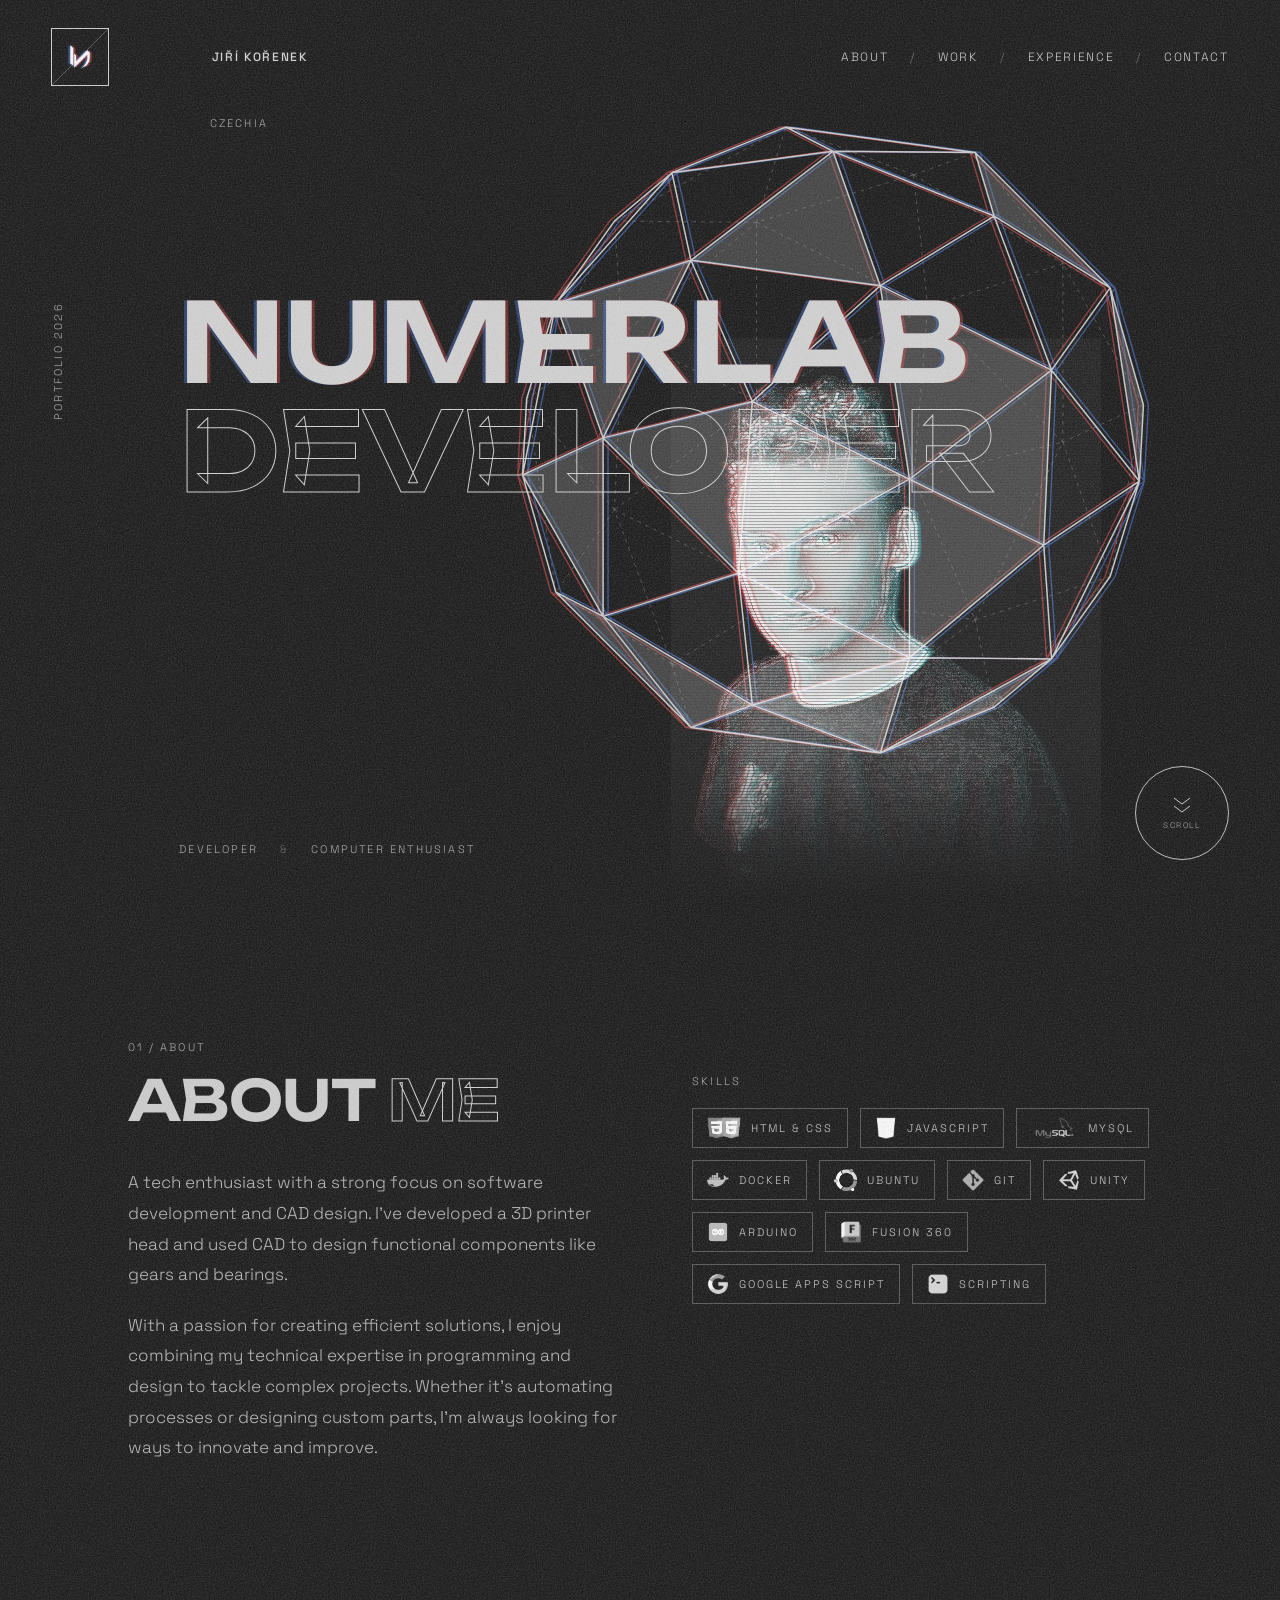
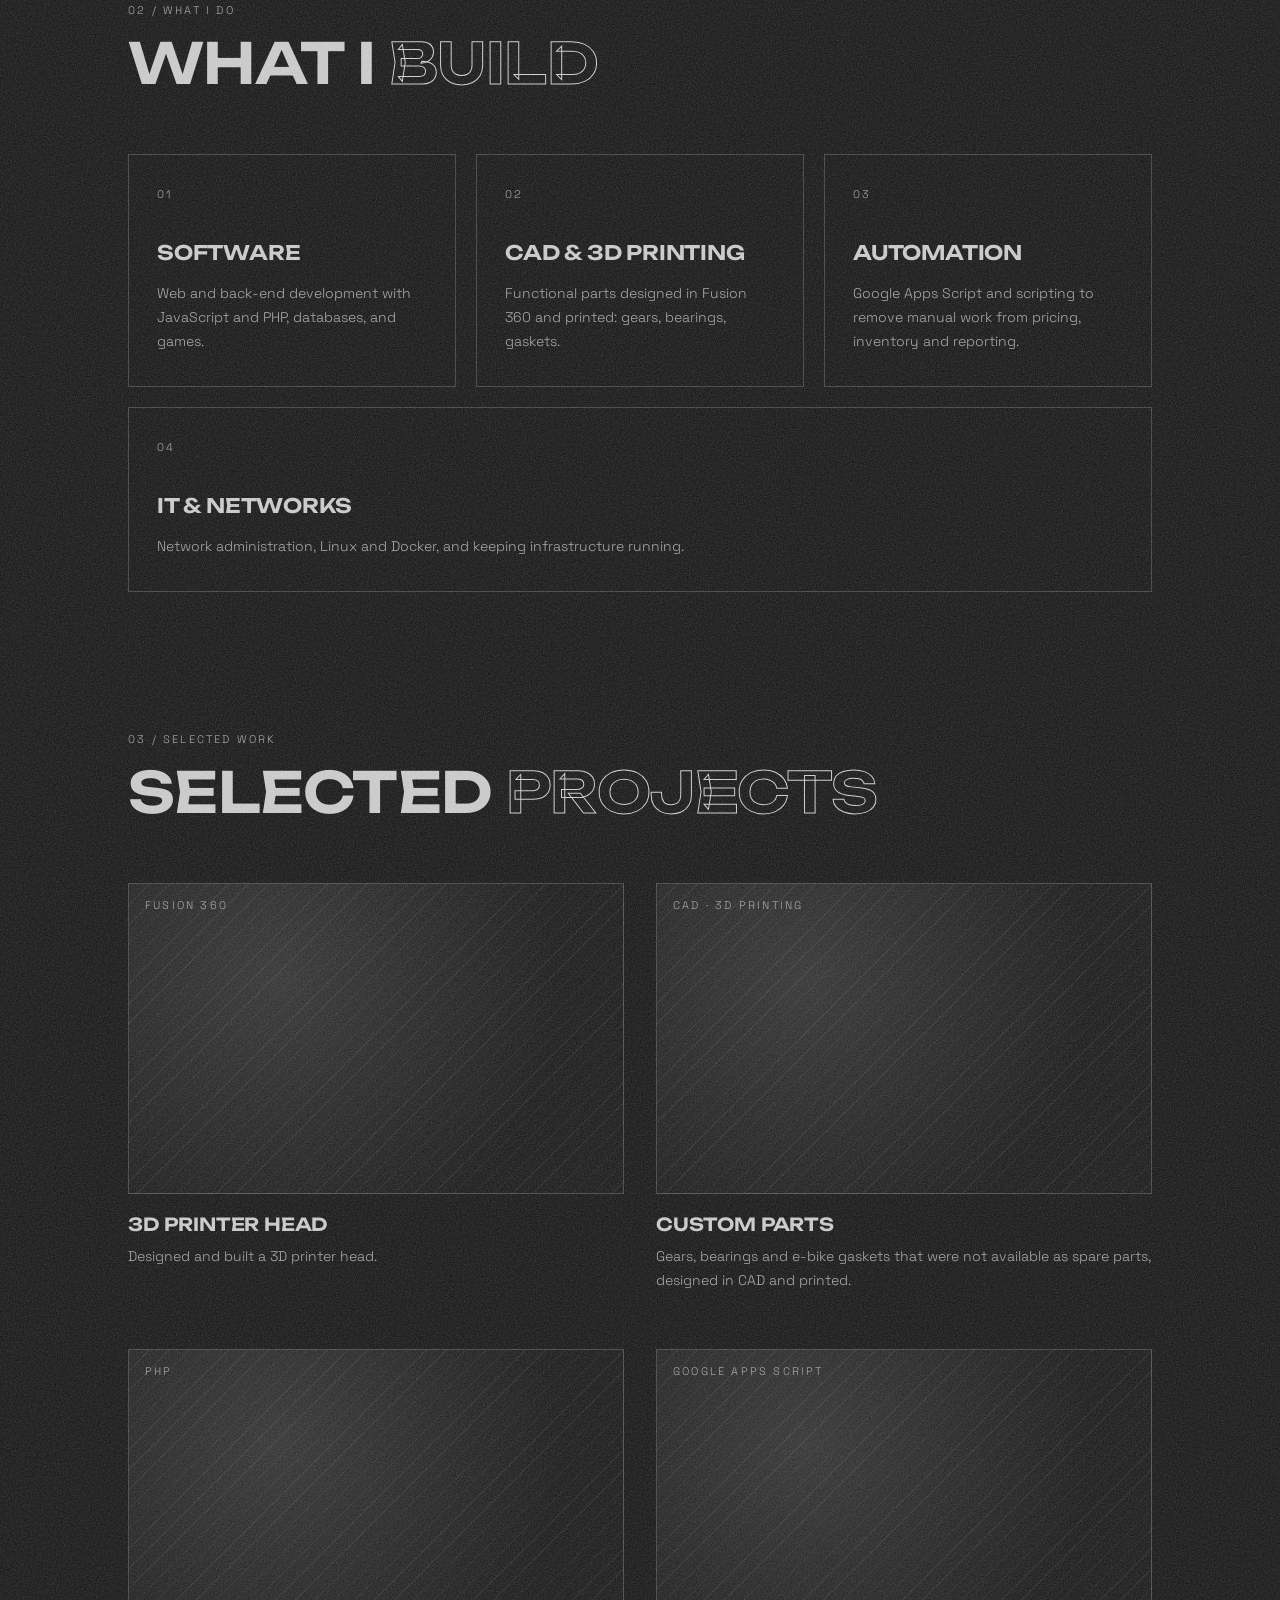
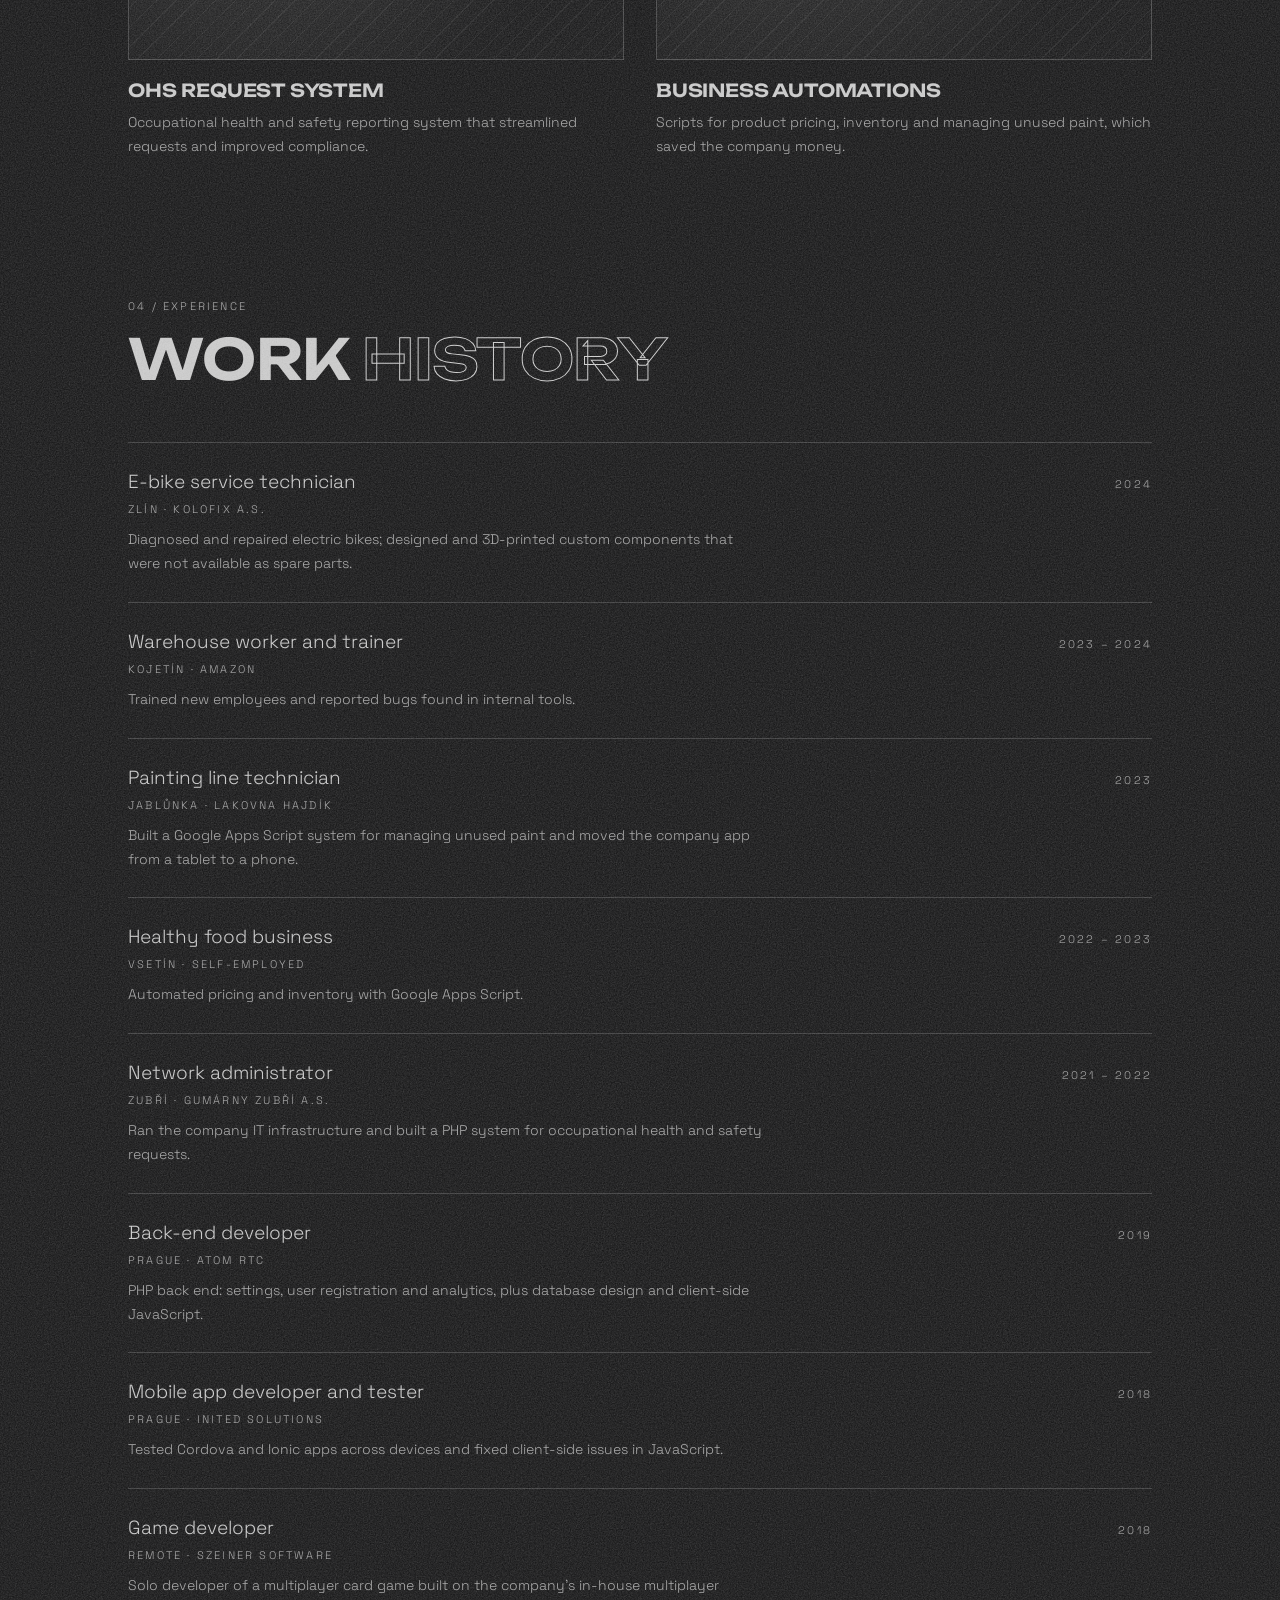
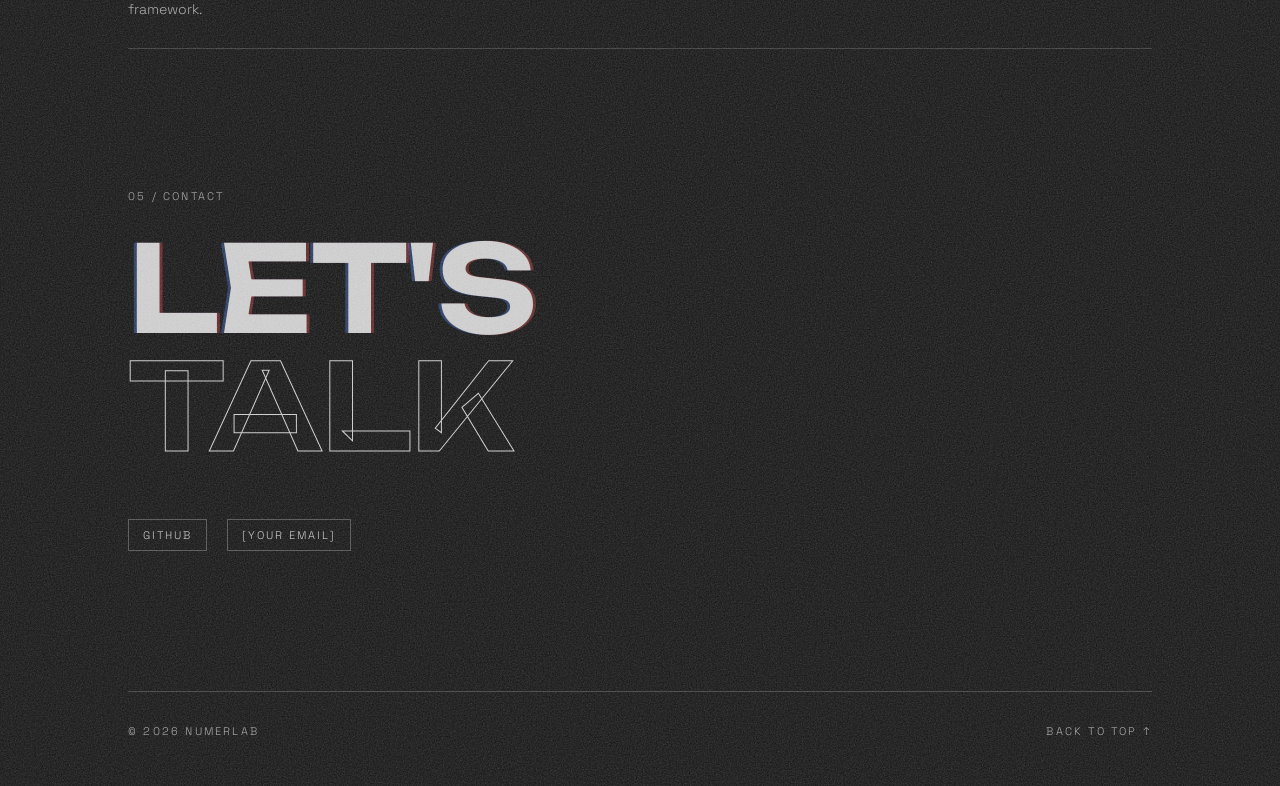
<file: portfolio/index.html>
<!doctype html>
<html lang="en">
<head>
<meta charset="utf-8">
<meta name="viewport" content="width=device-width, initial-scale=1">
<title>Jiří Kořenek – Numerlab</title>
<meta name="description" content="Personal portfolio of Jiří Kořenek: software, CAD and 3D printing, automation.">
<link rel="icon" href="logo.png">
<link rel="preconnect" href="https://fonts.googleapis.com">
<link href="https://fonts.googleapis.com/css2?family=Unbounded:wght@400;600&family=Space+Grotesk:wght@300;400;500&display=swap" rel="stylesheet">
<style>
body{margin:0;background:#0b0b0c}
a{color:#cfcfcf;text-decoration:none}
a:hover{color:#ffffff}
.wide{font-family:'Unbounded','Space Grotesk',sans-serif;font-weight:600;text-transform:uppercase;letter-spacing:-0.01em;line-height:0.95;margin:0}
.out{color:transparent;-webkit-text-stroke:1px #d4d4d4}
.chroma{text-shadow:3px 0 rgba(255,70,70,.35),-3px 0 rgba(70,130,255,.35)}
.tiny{font-family:'Space Grotesk',sans-serif;font-size:11px;letter-spacing:.2em;text-transform:uppercase;color:#a8a8a8}
.grain{position:absolute;top:-300px;left:-300px;right:-300px;bottom:-300px;pointer-events:none;z-index:60}
.grain svg{display:block;width:100%;height:100%}
.g1{opacity:.22;animation:shiftA .7s steps(1) infinite}
.g2{opacity:.12;animation:shiftB 1.1s steps(1) infinite}
@keyframes shiftA{0%{transform:translate(0,0)}14%{transform:translate(-90px,40px)}28%{transform:translate(60px,-110px)}42%{transform:translate(-30px,-60px)}57%{transform:translate(110px,70px)}71%{transform:translate(-120px,-20px)}85%{transform:translate(40px,120px)}100%{transform:translate(0,0)}}
@keyframes shiftB{0%{transform:translate(20px,20px)}20%{transform:translate(-140px,-30px)}40%{transform:translate(80px,100px)}60%{transform:translate(-60px,130px)}80%{transform:translate(130px,-90px)}100%{transform:translate(20px,20px)}}
@media (prefers-reduced-motion:reduce){.g1,.g2{animation:none}}
.hero{position:relative;min-height:900px;overflow:hidden}
.hero-wire{position:absolute;right:6%;top:70px;width:min(740px,92vw);opacity:.95}
.hero-portrait{mix-blend-mode:screen;position:absolute;right:14%;bottom:0;width:min(430px,64vw);-webkit-mask-image:linear-gradient(to bottom,#000 72%,transparent);mask-image:linear-gradient(to bottom,#000 72%,transparent)}
.hero-title{position:absolute;left:14%;top:290px;z-index:5}
.hero-title h1{font-size:clamp(40px,8.6vw,128px)}
.scan{position:absolute;inset:0;background:repeating-linear-gradient(0deg,rgba(0,0,0,.42) 0 1px,transparent 1px 3px);mix-blend-mode:multiply;pointer-events:none}
.card{border:1px solid rgba(255,255,255,.2);padding:32px 28px;flex:1 1 250px;min-width:0;transition:border-color .2s,transform .2s,background .2s}
.card:hover{border-color:rgba(255,255,255,.7);transform:translateY(-4px);background:rgba(255,255,255,.03)}
.plate{aspect-ratio:16/10;border:1px solid rgba(255,255,255,.2);background:repeating-linear-gradient(135deg,rgba(255,255,255,.06) 0 1px,transparent 1px 14px),radial-gradient(circle at 30% 30%,#2a2a2a,#0e0e0f 70%);position:relative;overflow:hidden}
.work{flex:1 1 380px;min-width:0}
.work:hover .plate{border-color:rgba(255,255,255,.7)}
.row{display:flex;justify-content:space-between;align-items:baseline;gap:24px;flex-wrap:wrap;padding:26px 0;border-top:1px solid rgba(255,255,255,.18)}
.row:hover{padding-left:12px;background:rgba(255,255,255,.03)}
.chip{border:1px solid rgba(255,255,255,.28);padding:8px 14px;font-family:'Space Grotesk',sans-serif;font-size:11px;letter-spacing:.18em;text-transform:uppercase;color:#cfcfcf}
.sec{padding:140px clamp(24px,10vw,200px) 0}
.logo-box{display:flex;align-items:center;justify-content:center;width:56px;height:56px;flex:none;border:1px solid #cfcfcf;position:relative}
.logo-box::after{content:"";position:absolute;inset:0;background:linear-gradient(to bottom right,transparent calc(50% - .5px),#cfcfcf 50%,transparent calc(50% + .5px));opacity:.35}
.logo-box img{width:34px;height:34px;filter:invert(1);position:relative;z-index:1;filter:invert(1) drop-shadow(2px 0 0 rgba(255,70,70,.45)) drop-shadow(-2px 0 0 rgba(70,130,255,.45))}
@media (max-width:820px){
.sec{padding-top:90px}
nav{padding:20px 24px!important;gap:18px!important}
nav a+span,.meta{display:none}
.hero{min-height:860px}
.hero-title{left:24px;top:150px}
.hero-title h1{font-size:11.4vw}
.hero-wire{right:auto;left:50%;transform:translateX(-50%);top:285px;width:min(118vw,560px)}
.hero-portrait{right:auto;left:50%;transform:translateX(-50%);width:min(72vw,340px)}
.vertical{display:none}
.hero-tags{left:24px!important;bottom:28px!important}
.hero-scroll{width:64px!important;height:64px!important;right:24px!important;bottom:24px!important}
.hero-scroll span{display:none}
.card{padding:26px 22px}
.row:hover{padding-left:0}
}
@media (max-width:480px){
.hero{min-height:820px}
.hero-title h1{font-size:12vw}
.hero-scroll{display:none!important}
.chip{padding:8px 11px;font-size:10px}
}

.skill{display:inline-flex;align-items:center;gap:10px}
.skill img.inv{filter:invert(1) brightness(.85)}
.skill img{height:22px;width:auto;filter:grayscale(1) brightness(1.5) contrast(1.1)}
.exp{font-size:14px;line-height:1.7;color:#a8a8a8;margin:12px 0 0;max-width:640px}
</style>
</head>
<body>
<div style="position:relative;overflow:hidden;background:#0b0b0c;color:#cfcfcf;font-family:'Space Grotesk',system-ui,sans-serif;font-weight:300">

<!-- animated film grain -->
<div class="grain g1" aria-hidden="true">
<svg xmlns="http://www.w3.org/2000/svg"><defs><filter id="nA" x="0" y="0" width="100%" height="100%"><feTurbulence type="fractalNoise" baseFrequency="0.85" numOctaves="2" seed="3" stitchTiles="stitch"/><feColorMatrix type="saturate" values="0"/></filter><pattern id="pA" width="420" height="420" patternUnits="userSpaceOnUse"><rect width="420" height="420" filter="url(#nA)"/></pattern></defs><rect width="100%" height="100%" fill="url(#pA)"/></svg>
</div>
<div class="grain g2" aria-hidden="true">
<svg xmlns="http://www.w3.org/2000/svg"><defs><filter id="nB" x="0" y="0" width="100%" height="100%"><feTurbulence type="fractalNoise" baseFrequency="0.55" numOctaves="1" seed="11" stitchTiles="stitch"/><feColorMatrix type="saturate" values="0"/></filter><pattern id="pB" width="360" height="360" patternUnits="userSpaceOnUse"><rect width="360" height="360" filter="url(#nB)"/></pattern></defs><rect width="100%" height="100%" fill="url(#pB)"/></svg>
</div>

<!-- HERO -->
<header class="hero" id="top">
<nav style="position:relative;z-index:10;display:flex;flex-wrap:wrap;align-items:center;justify-content:space-between;gap:20px;padding:28px clamp(24px,4vw,64px)">
<div style="display:flex;align-items:center;gap:clamp(24px,8vw,120px)">
<a class="logo-box" href="#top" aria-label="Numerlab home"><img src="logo.png" alt="Numerlab logo"></a>
<span style="font-size:12px;letter-spacing:.14em;text-transform:uppercase;font-weight:500;color:#d8d8d8">Jiří Kořenek</span>
</div>
<div style="display:flex;flex-wrap:wrap;gap:6px 22px;font-size:12px;letter-spacing:.14em;text-transform:uppercase">
<a href="#about">About</a><span style="color:#666">/</span><a href="#work">Work</a><span style="color:#666">/</span><a href="#experience">Experience</a><span style="color:#666">/</span><a href="#contact">Contact</a>
</div>
</nav>

<div class="tiny meta" style="position:absolute;left:calc(clamp(24px,4vw,64px) + 56px + clamp(24px,8vw,120px));top:112px;z-index:10;line-height:2">Czechia</div>
<div class="tiny vertical" style="position:absolute;left:clamp(24px,4vw,64px);top:420px;transform:rotate(-90deg);transform-origin:left top;white-space:nowrap;z-index:10">Portfolio 2026</div>

<!-- wireframe sphere, chromatic split -->
<svg class="hero-wire" viewBox="0 0 600 600" role="img" aria-label="Wireframe geodesic sphere" style="z-index:1">
<g transform="translate(-4 0)" opacity=".55" fill="none" stroke="#ff4a4a" stroke-width="1.1"><path d="M430.6 516.7L338.3 553.8M430.6 516.7L477.2 477.5M169.4 83.3L75.3 189.3M169.4 83.3L122.8 122.5M169.4 83.3L261.7 46.2M169.4 83.3L300.0 65.9M169.4 83.3L184.8 154.3M430.6 118.4L524.7 176.6M430.6 118.4L415.2 66.9M430.6 118.4L300.0 65.9M430.6 118.4L338.3 174.9M430.6 118.4L477.2 243.4M234.6 268.8L223.2 408.0M234.6 268.8L113.6 298.3M234.6 268.8L184.8 154.3M234.6 268.8L338.3 174.9M234.6 268.8L362.0 331.8M234.6 515.0L338.3 553.8M234.6 515.0L184.8 533.1M234.6 515.0L113.6 443.0M234.6 515.0L223.2 408.0M234.6 515.0L362.0 476.5M470.9 385.2L477.2 477.5M470.9 385.2L362.0 476.5M470.9 385.2L362.0 331.8M470.9 385.2L477.2 243.4M470.9 385.2L548.4 333.4M551.7 271.6L524.7 176.6M551.7 271.6L548.4 333.4M48.3 328.4L113.6 443.0M48.3 328.4L75.3 423.4M48.3 328.4L51.6 266.6M48.3 328.4L75.3 189.3M48.3 328.4L113.6 298.3M338.3 553.8L184.8 533.1M338.3 553.8L477.2 477.5M338.3 553.8L362.0 476.5M184.8 533.1L113.6 443.0M184.8 533.1L75.3 423.4M113.6 443.0L75.3 423.4M113.6 443.0L223.2 408.0M113.6 443.0L113.6 298.3M51.6 266.6L75.3 189.3M524.7 410.7L477.2 477.5M524.7 410.7L548.4 333.4M75.3 189.3L122.8 122.5M75.3 189.3L113.6 298.3M75.3 189.3L184.8 154.3M223.2 408.0L113.6 298.3M223.2 408.0L362.0 476.5M223.2 408.0L362.0 331.8M113.6 298.3L184.8 154.3M477.2 477.5L362.0 476.5M477.2 477.5L548.4 333.4M362.0 476.5L362.0 331.8M524.7 176.6L415.2 66.9M524.7 176.6L477.2 243.4M524.7 176.6L548.4 333.4M415.2 66.9L261.7 46.2M415.2 66.9L300.0 65.9M261.7 46.2L300.0 65.9M300.0 65.9L184.8 154.3M300.0 65.9L338.3 174.9M184.8 154.3L338.3 174.9M338.3 174.9L362.0 331.8M338.3 174.9L477.2 243.4M362.0 331.8L477.2 243.4M477.2 243.4L548.4 333.4"/></g>
<g transform="translate(4 0)" opacity=".55" fill="none" stroke="#4a86ff" stroke-width="1.1"><path d="M430.6 516.7L338.3 553.8M430.6 516.7L477.2 477.5M169.4 83.3L75.3 189.3M169.4 83.3L122.8 122.5M169.4 83.3L261.7 46.2M169.4 83.3L300.0 65.9M169.4 83.3L184.8 154.3M430.6 118.4L524.7 176.6M430.6 118.4L415.2 66.9M430.6 118.4L300.0 65.9M430.6 118.4L338.3 174.9M430.6 118.4L477.2 243.4M234.6 268.8L223.2 408.0M234.6 268.8L113.6 298.3M234.6 268.8L184.8 154.3M234.6 268.8L338.3 174.9M234.6 268.8L362.0 331.8M234.6 515.0L338.3 553.8M234.6 515.0L184.8 533.1M234.6 515.0L113.6 443.0M234.6 515.0L223.2 408.0M234.6 515.0L362.0 476.5M470.9 385.2L477.2 477.5M470.9 385.2L362.0 476.5M470.9 385.2L362.0 331.8M470.9 385.2L477.2 243.4M470.9 385.2L548.4 333.4M551.7 271.6L524.7 176.6M551.7 271.6L548.4 333.4M48.3 328.4L113.6 443.0M48.3 328.4L75.3 423.4M48.3 328.4L51.6 266.6M48.3 328.4L75.3 189.3M48.3 328.4L113.6 298.3M338.3 553.8L184.8 533.1M338.3 553.8L477.2 477.5M338.3 553.8L362.0 476.5M184.8 533.1L113.6 443.0M184.8 533.1L75.3 423.4M113.6 443.0L75.3 423.4M113.6 443.0L223.2 408.0M113.6 443.0L113.6 298.3M51.6 266.6L75.3 189.3M524.7 410.7L477.2 477.5M524.7 410.7L548.4 333.4M75.3 189.3L122.8 122.5M75.3 189.3L113.6 298.3M75.3 189.3L184.8 154.3M223.2 408.0L113.6 298.3M223.2 408.0L362.0 476.5M223.2 408.0L362.0 331.8M113.6 298.3L184.8 154.3M477.2 477.5L362.0 476.5M477.2 477.5L548.4 333.4M362.0 476.5L362.0 331.8M524.7 176.6L415.2 66.9M524.7 176.6L477.2 243.4M524.7 176.6L548.4 333.4M415.2 66.9L261.7 46.2M415.2 66.9L300.0 65.9M261.7 46.2L300.0 65.9M300.0 65.9L184.8 154.3M300.0 65.9L338.3 174.9M184.8 154.3L338.3 174.9M338.3 174.9L362.0 331.8M338.3 174.9L477.2 243.4M362.0 331.8L477.2 243.4M477.2 243.4L548.4 333.4"/></g>
<path d="M234.6 515.0L113.6 443.0L184.8 533.1ZM184.8 533.1L113.6 443.0L75.3 423.4ZM48.3 328.4L113.6 443.0L113.6 298.3ZM234.6 268.8L113.6 298.3L223.2 408.0ZM234.6 515.0L338.3 553.8L362.0 476.5ZM430.6 516.7L477.2 477.5L338.3 553.8ZM430.6 118.4L524.7 176.6L415.2 66.9ZM300.0 65.9L184.8 154.3L338.3 174.9ZM470.9 385.2L477.2 243.4L362.0 331.8ZM338.3 174.9L362.0 331.8L477.2 243.4ZM551.7 271.6L524.7 176.6L548.4 333.4ZM184.8 154.3L75.3 189.3L113.6 298.3ZM470.9 385.2L362.0 331.8L362.0 476.5ZM234.6 268.8L223.2 408.0L362.0 331.8Z" fill="#8a8a8a" fill-opacity=".38"/>
<path d="M169.4 481.6L122.8 356.6M169.4 481.6L261.7 425.1M169.4 481.6L300.0 534.1M169.4 481.6L184.8 533.1M169.4 481.6L75.3 423.4M430.6 516.7L415.2 445.7M430.6 516.7L300.0 534.1M430.6 516.7L524.7 410.7M365.4 85.0L238.0 123.5M365.4 85.0L376.8 192.0M365.4 85.0L486.4 157.0M365.4 85.0L415.2 66.9M365.4 85.0L261.7 46.2M365.4 331.2L238.0 268.2M365.4 331.2L261.7 425.1M365.4 331.2L415.2 445.7M365.4 331.2L486.4 301.7M365.4 331.2L376.8 192.0M551.7 271.6L486.4 301.7M551.7 271.6L524.7 410.7M551.7 271.6L486.4 157.0M129.1 214.8L122.8 356.6M129.1 214.8L238.0 268.2M129.1 214.8L51.6 266.6M129.1 214.8L238.0 123.5M129.1 214.8L122.8 122.5M122.8 356.6L238.0 268.2M122.8 356.6L261.7 425.1M122.8 356.6L75.3 423.4M122.8 356.6L51.6 266.6M238.0 268.2L261.7 425.1M238.0 268.2L238.0 123.5M238.0 268.2L376.8 192.0M261.7 425.1L415.2 445.7M261.7 425.1L300.0 534.1M415.2 445.7L300.0 534.1M415.2 445.7L486.4 301.7M415.2 445.7L524.7 410.7M300.0 534.1L338.3 553.8M300.0 534.1L184.8 533.1M75.3 423.4L51.6 266.6M51.6 266.6L122.8 122.5M486.4 301.7L524.7 410.7M486.4 301.7L376.8 192.0M486.4 301.7L486.4 157.0M238.0 123.5L376.8 192.0M238.0 123.5L122.8 122.5M238.0 123.5L261.7 46.2M376.8 192.0L486.4 157.0M122.8 122.5L261.7 46.2M524.7 176.6L486.4 157.0M486.4 157.0L415.2 66.9" fill="none" stroke="#bdbdbd" stroke-opacity=".35" stroke-width=".8" stroke-dasharray="3 4"/>
<path d="M430.6 516.7L338.3 553.8M430.6 516.7L477.2 477.5M169.4 83.3L75.3 189.3M169.4 83.3L122.8 122.5M169.4 83.3L261.7 46.2M169.4 83.3L300.0 65.9M169.4 83.3L184.8 154.3M430.6 118.4L524.7 176.6M430.6 118.4L415.2 66.9M430.6 118.4L300.0 65.9M430.6 118.4L338.3 174.9M430.6 118.4L477.2 243.4M234.6 268.8L223.2 408.0M234.6 268.8L113.6 298.3M234.6 268.8L184.8 154.3M234.6 268.8L338.3 174.9M234.6 268.8L362.0 331.8M234.6 515.0L338.3 553.8M234.6 515.0L184.8 533.1M234.6 515.0L113.6 443.0M234.6 515.0L223.2 408.0M234.6 515.0L362.0 476.5M470.9 385.2L477.2 477.5M470.9 385.2L362.0 476.5M470.9 385.2L362.0 331.8M470.9 385.2L477.2 243.4M470.9 385.2L548.4 333.4M551.7 271.6L524.7 176.6M551.7 271.6L548.4 333.4M48.3 328.4L113.6 443.0M48.3 328.4L75.3 423.4M48.3 328.4L51.6 266.6M48.3 328.4L75.3 189.3M48.3 328.4L113.6 298.3M338.3 553.8L184.8 533.1M338.3 553.8L477.2 477.5M338.3 553.8L362.0 476.5M184.8 533.1L113.6 443.0M184.8 533.1L75.3 423.4M113.6 443.0L75.3 423.4M113.6 443.0L223.2 408.0M113.6 443.0L113.6 298.3M51.6 266.6L75.3 189.3M524.7 410.7L477.2 477.5M524.7 410.7L548.4 333.4M75.3 189.3L122.8 122.5M75.3 189.3L113.6 298.3M75.3 189.3L184.8 154.3M223.2 408.0L113.6 298.3M223.2 408.0L362.0 476.5M223.2 408.0L362.0 331.8M113.6 298.3L184.8 154.3M477.2 477.5L362.0 476.5M477.2 477.5L548.4 333.4M362.0 476.5L362.0 331.8M524.7 176.6L415.2 66.9M524.7 176.6L477.2 243.4M524.7 176.6L548.4 333.4M415.2 66.9L261.7 46.2M415.2 66.9L300.0 65.9M261.7 46.2L300.0 65.9M300.0 65.9L184.8 154.3M300.0 65.9L338.3 174.9M184.8 154.3L338.3 174.9M338.3 174.9L362.0 331.8M338.3 174.9L477.2 243.4M362.0 331.8L477.2 243.4M477.2 243.4L548.4 333.4" fill="none" stroke="#d6d6d6" stroke-width="1.2"/>
</svg>

<!-- portrait: real photo run through grayscale + high-pass line + RGB split + scanlines -->
<div class="hero-portrait" style="z-index:3">
<svg viewBox="640 500 920 1202" style="display:block;width:100%;height:auto" role="img" aria-label="Portrait of Jiří Kořenek with a high-pass line filter">
<defs>
<g id="subj"><rect x="0" y="0" width="1700" height="1702" fill="#000"/><image href="fotka.webp" x="0" y="0" width="1700" height="1702"/></g>
<filter id="fBase" color-interpolation-filters="sRGB"><feColorMatrix type="saturate" values="0"/><feComponentTransfer><feFuncR type="linear" slope="1.35" intercept="-0.12"/><feFuncG type="linear" slope="1.35" intercept="-0.12"/><feFuncB type="linear" slope="1.35" intercept="-0.12"/></feComponentTransfer></filter>
<filter id="fHP" x="0" y="0" width="100%" height="100%" color-interpolation-filters="sRGB"><feColorMatrix type="saturate" values="0"/><feGaussianBlur stdDeviation="3"/><feConvolveMatrix order="3" kernelMatrix="0 -1 0 -1 4 -1 0 -1 0" divisor="1" bias="0.5" preserveAlpha="true" edgeMode="duplicate"/><feComponentTransfer><feFuncR type="linear" slope="14" intercept="-6.5"/><feFuncG type="linear" slope="14" intercept="-6.5"/><feFuncB type="linear" slope="14" intercept="-6.5"/></feComponentTransfer><feComponentTransfer><feFuncR type="table" tableValues="1 0 1"/><feFuncG type="table" tableValues="1 0 1"/><feFuncB type="table" tableValues="1 0 1"/></feComponentTransfer></filter>
<filter id="fRed" color-interpolation-filters="sRGB"><feColorMatrix type="matrix" values="0.3 0.59 0.11 0 0  0 0 0 0 0  0 0 0 0 0  0 0 0 1 0"/></filter>
<filter id="fCyan" color-interpolation-filters="sRGB"><feColorMatrix type="matrix" values="0 0 0 0 0  0.3 0.59 0.11 0 0  0.3 0.59 0.11 0 0  0 0 0 1 0"/></filter>
</defs>
<use href="#subj" filter="url(#fRed)" transform="translate(-14 0)" opacity=".8" style="mix-blend-mode:screen"/>
<use href="#subj" filter="url(#fCyan)" transform="translate(14 0)" opacity=".8" style="mix-blend-mode:screen"/>
<use href="#subj" filter="url(#fBase)" opacity=".7" style="mix-blend-mode:screen"/>
<use href="#subj" filter="url(#fHP)" opacity=".85" style="mix-blend-mode:screen"/>
</svg>
<div class="scan"></div>
</div>

<div class="hero-title">
<h1 class="wide chroma" style="color:#d4d4d4">Numerlab</h1>
<h1 class="wide out" style="margin-top:4px">Developer</h1>
</div>

<div class="tiny hero-tags" style="position:absolute;left:14%;bottom:44px;z-index:10;display:flex;gap:22px;align-items:center;flex-wrap:wrap"><span>Developer</span><span style="color:#666">&amp;</span><span>Computer enthusiast</span></div>
<a class="hero-scroll" href="#about" aria-label="Scroll to about" style="position:absolute;right:clamp(24px,4vw,64px);bottom:40px;z-index:10;width:92px;height:92px;border:1px solid #bdbdbd;border-radius:50%;display:flex;flex-direction:column;align-items:center;justify-content:center;gap:2px">
<svg width="18" height="22" viewBox="0 0 18 22" aria-hidden="true"><path d="M1 2L9 8L17 2M1 10L9 16L17 10" fill="none" stroke="#cfcfcf"/></svg>
<span class="tiny" style="font-size:8px">Scroll</span>
</a>
</header>

<!-- ABOUT -->
<section class="sec" id="about">
<div class="tiny">01 / About</div>
<div style="display:flex;flex-wrap:wrap;gap:64px;margin-top:20px">
<div style="flex:1 1 420px;min-width:0">
<h2 class="wide" style="font-size:clamp(30px,4.4vw,64px)">About <span class="out">me</span></h2>
<p style="font-size:17px;line-height:1.8;color:#b8b8b8;margin:40px 0 0;max-width:560px">A tech enthusiast with a strong focus on software development and CAD design. I've developed a 3D printer head and used CAD to design functional components like gears and bearings.</p>
<p style="font-size:17px;line-height:1.8;color:#b8b8b8;margin:20px 0 0;max-width:560px">With a passion for creating efficient solutions, I enjoy combining my technical expertise in programming and design to tackle complex projects. Whether it's automating processes or designing custom parts, I'm always looking for ways to innovate and improve.</p>
</div>
<div style="flex:1 1 380px;min-width:0" id="skills">
<div class="tiny">Skills</div>
<div style="display:flex;flex-wrap:wrap;gap:12px;margin-top:20px">
<span class="chip skill"><img src="icons/htmlcss.png" alt="">HTML &amp; CSS</span>
<span class="chip skill"><img src="icons/javascript.png" alt="">JavaScript</span>
<span class="chip skill"><img src="icons/mysql.png" alt="">MySQL</span>
<span class="chip skill"><img src="icons/docker.png" alt="">Docker</span>
<span class="chip skill"><img src="icons/ubuntu.png" alt="">Ubuntu</span>
<span class="chip skill"><img src="icons/git.png" alt="">Git</span>
<span class="chip skill"><img class="inv" src="icons/unity.png" alt="">Unity</span>
<span class="chip skill"><img src="icons/arduino.png" alt="">Arduino</span>
<span class="chip skill"><img src="icons/fusion360.png" alt="">Fusion 360</span>
<span class="chip skill"><img src="icons/gscript.png" alt="">Google Apps Script</span>
<span class="chip skill"><img class="inv" src="icons/scripting.png" alt="">Scripting</span>
</div>
</div>
</div>
</section>

<!-- WHAT I DO -->
<section class="sec" id="services">
<div class="tiny">02 / What I do</div>
<h2 class="wide" style="font-size:clamp(30px,4.4vw,64px);margin-top:20px;max-width:900px">What I <span class="out">build</span></h2>
<div style="display:flex;flex-wrap:wrap;gap:20px;margin-top:64px">
<div class="card"><div class="tiny">01</div><h3 class="wide" style="font-size:20px;margin-top:40px;line-height:1.15">Software</h3><p style="font-size:14px;line-height:1.7;color:#a8a8a8;margin:18px 0 0">Web and back-end development with JavaScript and PHP, databases, and games.</p></div>
<div class="card"><div class="tiny">02</div><h3 class="wide" style="font-size:20px;margin-top:40px;line-height:1.15">CAD &amp; 3D printing</h3><p style="font-size:14px;line-height:1.7;color:#a8a8a8;margin:18px 0 0">Functional parts designed in Fusion 360 and printed: gears, bearings, gaskets.</p></div>
<div class="card"><div class="tiny">03</div><h3 class="wide" style="font-size:20px;margin-top:40px;line-height:1.15">Automation</h3><p style="font-size:14px;line-height:1.7;color:#a8a8a8;margin:18px 0 0">Google Apps Script and scripting to remove manual work from pricing, inventory and reporting.</p></div>
<div class="card"><div class="tiny">04</div><h3 class="wide" style="font-size:20px;margin-top:40px;line-height:1.15">IT &amp; networks</h3><p style="font-size:14px;line-height:1.7;color:#a8a8a8;margin:18px 0 0">Network administration, Linux and Docker, and keeping infrastructure running.</p></div>
</div>
</section>

<!-- WORK -->
<section class="sec" id="work">
<div class="tiny">03 / Selected work</div>
<h2 class="wide" style="font-size:clamp(30px,4.4vw,64px);margin-top:20px">Selected <span class="out">projects</span></h2>
<div style="display:flex;flex-wrap:wrap;gap:56px 32px;margin-top:64px">
<div class="work"><div class="plate"><div class="tiny" style="position:absolute;left:16px;top:14px">Fusion 360</div></div><div style="margin-top:20px"><h3 class="wide" style="font-size:18px;line-height:1.2">3D printer head</h3></div><p style="font-size:14px;line-height:1.7;color:#a8a8a8;margin:10px 0 0">Designed and built a 3D printer head.</p></div>
<div class="work"><div class="plate"><div class="tiny" style="position:absolute;left:16px;top:14px">CAD · 3D printing</div></div><div style="margin-top:20px"><h3 class="wide" style="font-size:18px;line-height:1.2">Custom parts</h3></div><p style="font-size:14px;line-height:1.7;color:#a8a8a8;margin:10px 0 0">Gears, bearings and e-bike gaskets that were not available as spare parts, designed in CAD and printed.</p></div>
<div class="work"><div class="plate"><div class="tiny" style="position:absolute;left:16px;top:14px">PHP</div></div><div style="margin-top:20px"><h3 class="wide" style="font-size:18px;line-height:1.2">OHS request system</h3></div><p style="font-size:14px;line-height:1.7;color:#a8a8a8;margin:10px 0 0">Occupational health and safety reporting system that streamlined requests and improved compliance.</p></div>
<div class="work"><div class="plate"><div class="tiny" style="position:absolute;left:16px;top:14px">Google Apps Script</div></div><div style="margin-top:20px"><h3 class="wide" style="font-size:18px;line-height:1.2">Business automations</h3></div><p style="font-size:14px;line-height:1.7;color:#a8a8a8;margin:10px 0 0">Scripts for product pricing, inventory and managing unused paint, which saved the company money.</p></div>
</div>
</section>

<!-- EXPERIENCE -->
<section class="sec" id="experience">
<div class="tiny">04 / Experience</div>
<h2 class="wide" style="font-size:clamp(30px,4.4vw,64px);margin-top:20px">Work <span class="out">history</span></h2>
<div style="margin-top:56px">
<div class="row"><div style="flex:1 1 380px"><div style="font-size:19px">E-bike service technician</div><div class="tiny" style="margin-top:8px">Zlín · Kolofix a.s.</div><p class="exp">Diagnosed and repaired electric bikes; designed and 3D-printed custom components that were not available as spare parts.</p></div><span class="tiny">2024</span></div>
<div class="row"><div style="flex:1 1 380px"><div style="font-size:19px">Warehouse worker and trainer</div><div class="tiny" style="margin-top:8px">Kojetín · Amazon</div><p class="exp">Trained new employees and reported bugs found in internal tools.</p></div><span class="tiny">2023 – 2024</span></div>
<div class="row"><div style="flex:1 1 380px"><div style="font-size:19px">Painting line technician</div><div class="tiny" style="margin-top:8px">Jablůnka · Lakovna Hajdík</div><p class="exp">Built a Google Apps Script system for managing unused paint and moved the company app from a tablet to a phone.</p></div><span class="tiny">2023</span></div>
<div class="row"><div style="flex:1 1 380px"><div style="font-size:19px">Healthy food business</div><div class="tiny" style="margin-top:8px">Vsetín · Self-employed</div><p class="exp">Automated pricing and inventory with Google Apps Script.</p></div><span class="tiny">2022 – 2023</span></div>
<div class="row"><div style="flex:1 1 380px"><div style="font-size:19px">Network administrator</div><div class="tiny" style="margin-top:8px">Zubří · Gumárny Zubří a.s.</div><p class="exp">Ran the company IT infrastructure and built a PHP system for occupational health and safety requests.</p></div><span class="tiny">2021 – 2022</span></div>
<div class="row"><div style="flex:1 1 380px"><div style="font-size:19px">Back-end developer</div><div class="tiny" style="margin-top:8px">Prague · Atom RTC</div><p class="exp">PHP back end: settings, user registration and analytics, plus database design and client-side JavaScript.</p></div><span class="tiny">2019</span></div>
<div class="row"><div style="flex:1 1 380px"><div style="font-size:19px">Mobile app developer and tester</div><div class="tiny" style="margin-top:8px">Prague · Inited Solutions</div><p class="exp">Tested Cordova and Ionic apps across devices and fixed client-side issues in JavaScript.</p></div><span class="tiny">2018</span></div>
<div class="row" style="border-bottom:1px solid rgba(255,255,255,.18)"><div style="flex:1 1 380px"><div style="font-size:19px">Game developer</div><div class="tiny" style="margin-top:8px">Remote · Szeiner Software</div><p class="exp">Solo developer of a multiplayer card game built on the company's in-house multiplayer framework.</p></div><span class="tiny">2018</span></div>
</div>
</section>

<!-- CONTACT -->
<section class="sec" id="contact" style="padding-bottom:0">
<div class="tiny">05 / Contact</div>
<h2 class="wide chroma" style="font-size:clamp(44px,9.4vw,150px);margin-top:28px;color:#d4d4d4">Let's</h2>
<h2 class="wide out" style="font-size:clamp(44px,9.4vw,150px);margin-top:4px">Talk</h2>
<div style="display:flex;flex-wrap:wrap;gap:20px;margin-top:56px">
<a class="chip" href="https://github.com/wallach-game">GitHub</a>
<a class="chip" href="mailto:">[Your email]</a>
</div>
<footer style="margin-top:140px;border-top:1px solid rgba(255,255,255,.2);padding:32px 0 48px;display:flex;flex-wrap:wrap;justify-content:space-between;gap:16px"><span class="tiny">© 2026 Numerlab</span><a class="tiny" href="#top">Back to top ↑</a></footer>
</section>

</div>
</body>
</html>
</file>
